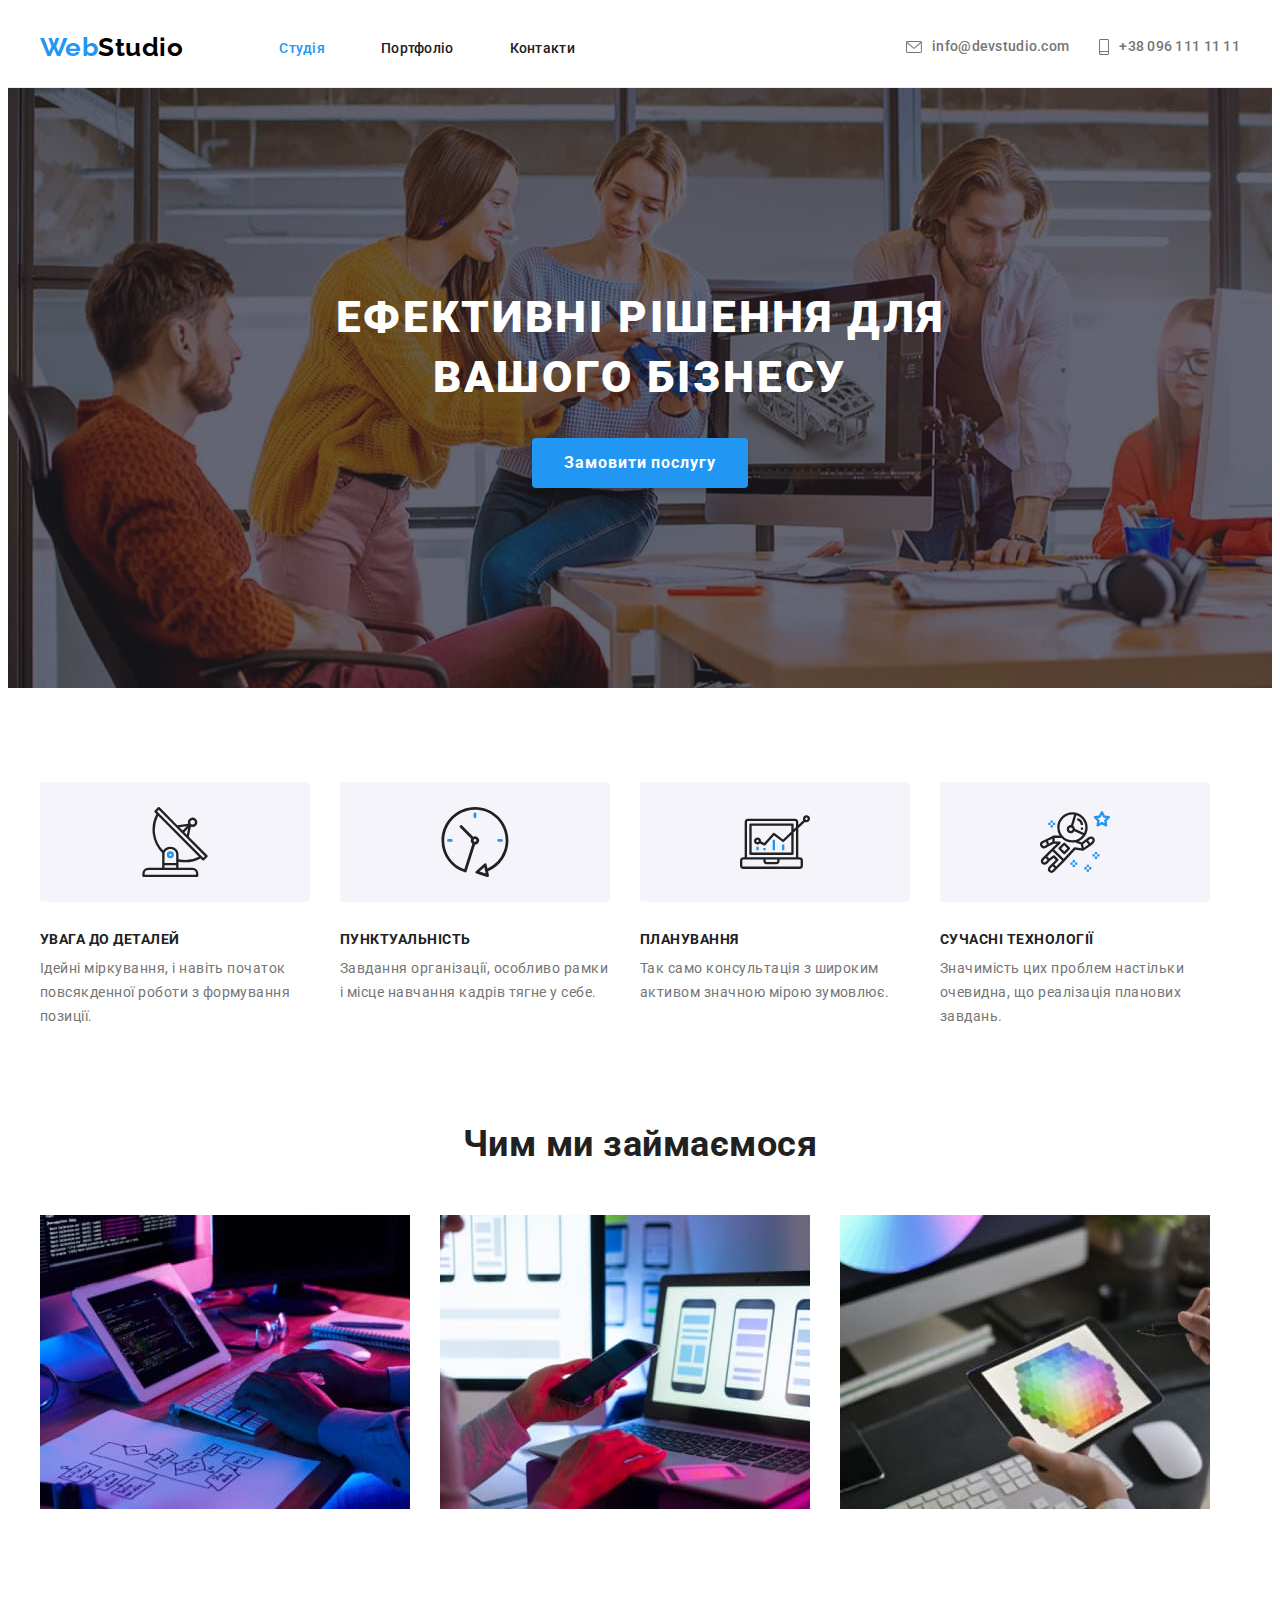
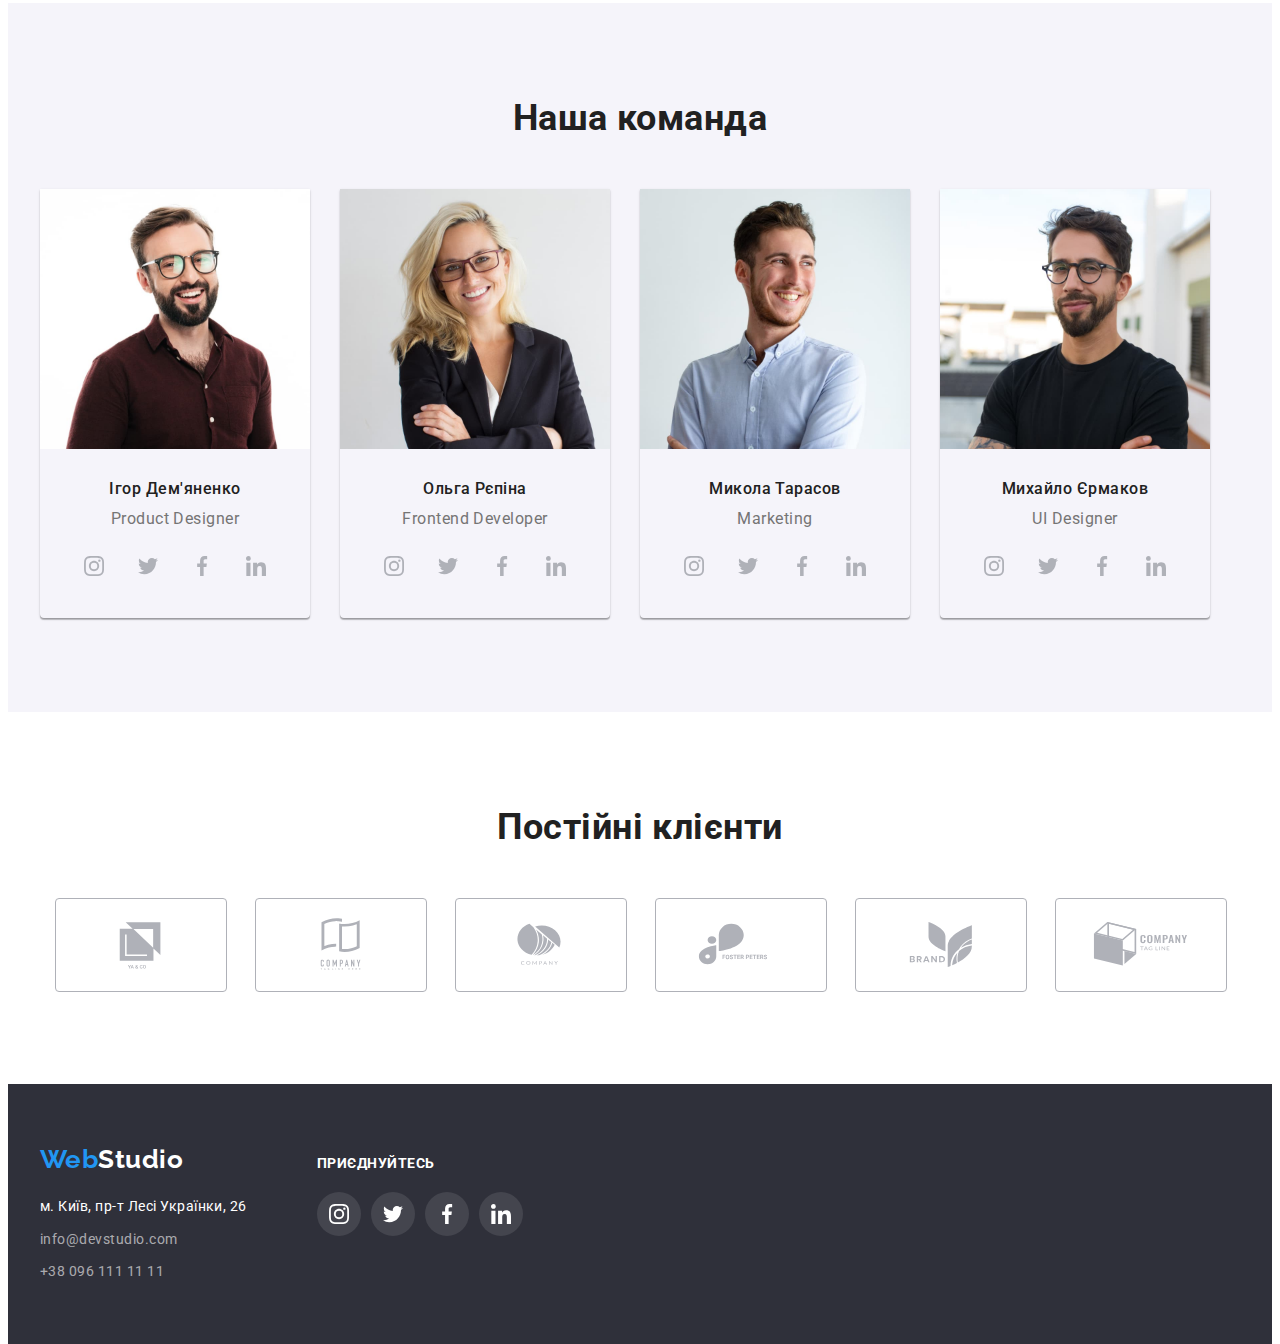
<file: index.html>
<!DOCTYPE html>
<html lang="uk">
  <head>
    <meta charset="UTF-8" />
    <meta http-equiv="X-UA-Compatible" content="IE=edge" />
    <meta name="viewport" content="width=device-width, initial-scale=1.0" />
    <title>WebStudio</title>
    <link rel="preconnect" href="https://fonts.googleapis.com" />
    <link rel="preconnect" href="https://fonts.gstatic.com" crossorigin />
    <link
      href="https://fonts.googleapis.com/css2?family=Raleway:wght@700&family=Roboto:wght@400;500;700;900&display=swap"
      rel="stylesheet"
    />
    <link
      rel="stylesheet"
      href="https://cdnjs.cloudflare.com/ajax/libs/modern-normalize/1.1.0/modern-normalize.min.css"
      integrity="sha512-wpPYUAdjBVSE4KJnH1VR1HeZfpl1ub8YT/NKx4PuQ5NmX2tKuGu6U/JRp5y+Y8XG2tV+wKQpNHVUX03MfMFn9Q=="
      crossorigin="anonymous"
      referrerpolicy="no-referrer"
    />
    <link rel="stylesheet" href="./css/style.css" />
  </head>
  <body>
    <header class="header">
      <div class="container">
        <a href="./index.html" class="logo">Web<span class="studio">Studio</span></a>
        <nav>
          <ul class="nav">
            <li><a href="./index.html" class="nav-link current">Студія</a></li>
            <li><a href="./portfolio.html" class="nav-link">Портфоліо</a></li>
            <li><a href="./contacts.html" class="nav-link">Контакти</a></li>
          </ul>
        </nav>
        <ul class="contacts">
          <li class="contacts-item">            
            <a href="mailto:info@devstudio.com"><svg width="16px" height="12px" 
               class="contacts-icon">
               <use href="./images/icons.svg#icon-envelope"></use>
            </svg>info@devstudio.com</a></li>
          <li>
            <a href="tel:+380961111111"><svg width="10px" height="16px" 
               class="contacts-icon">
               <use href="./images/icons.svg#icon-smartphone"></use>
            </svg>+38 096 111 11 11</a></li>
        </ul>
      </div>
    </header>
    <main>
      <section class="hero">
         <div class="container">
            <h1 class="hero-title">Ефективні рішення для вашого бізнесу</h1>
        <button type="button" class="hero-button">Замовити послугу</button>
      </section> 
   </div>
      <section class="section features">
<div class="container"> <!-- Прихований заголовок -->
        <h2 hidden>Наші особливості</h2>
        <ul class="features-list">
          <li>
            <div class="features-list-icon">
               <svg width="70px" height="70px">
               <use href="./images/icons.svg#icon-antenna"></use>
            </svg>
         </div>            
            <h3>УВАГА ДО ДЕТАЛЕЙ</h3>
            <p>Ідейні міркування, і навіть початок повсякденної роботи з формування позиції.</p>
          </li>
          <li>
             <div class="features-list-icon">
               <svg width="70px" height="70px">
                  <use href="./images/icons.svg#icon-clock"></use>
               </svg>
         </div>
            <h3>ПУНКТУАЛЬНІСТЬ</h3>
            <p>Завдання організації, особливо рамки і місце навчання кадрів тягне у себе.</p>
          </li>
          <li>
             <div class="features-list-icon">
               <svg width="70px" height="70px">
               <use href="./images/icons.svg#icon-diagram"></use>
            </svg>
         </div>
            <h3>ПЛАНУВАННЯ</h3>
            <p>Так само консультація з широким активом значною мірою зумовлює.</p>
          </li>
          <li>
             <div class="features-list-icon">
               <svg width="70px" height="70px">
               <use href="./images/icons.svg#icon-astronaut"></use>
            </svg>
         </div>
            <h3>СУЧАСНІ ТЕХНОЛОГІЇ</h3>
            <p>Значимість цих проблем настільки очевидна, що реалізація планових завдань.</p>
          </li>
        </ul>
      </div>        
        </section>
      <section class="activities">
         <div class="container">
         <h2 class="section-title">Чим ми займаємося</h2>
        <ul class="activities-list">
          <li><img src="images/desktop.jpg" alt="Десктопні застосунки" width="370" /></li>
          <li><img src="images/mobile.jpg" alt="Мобільні додатки" width="370" /></li>
          <li><img src="images/design.jpg" alt="Дизайнерські рішення" width="370" /></li>
        </ul>
        </div>        
      </section>
      <section class="section team">
         <div class="container">
            <h2 class="section-title">Наша команда</h2>
        <ul class="team-list">
          <li>
            <img src="images/Ihor.jpg" alt="Ігор" width="270" />
            <h3>Ігор Дем'яненко</h3>
            <p>Product Designer</p>
            <ul class="team-soc-list">
                <li class="team-soc-item">
                  <a class="team-soc-link" href="#"> 
                     <svg class="team-soc-icon" width="20px" height="20px">
               <use href="./images/icons.svg#icon-instagram"></use>
            </svg>
         </a>
                </li>
               <li class="team-soc-item">
                  <a class="team-soc-link" href="#"> 
                     <svg class="team-soc-icon" width="20px" height="20px">
               <use href="./images/icons.svg#icon-twitter"></use>
            </svg>
         </a>
                </li>
                 <li class="team-soc-item">
                  <a class="team-soc-link" href="#"> 
                     <svg class="team-soc-icon" width="20px" height="20px">
               <use href="./images/icons.svg#icon-facebook"></use>
            </svg>
         </a>
                </li>
                 <li class="team-soc-item">
                  <a class="team-soc-link" href="#"> 
                     <svg class="team-soc-icon" width="20px" height="20px">
               <use href="./images/icons.svg#icon-linkedin"></use>
            </svg>
         </a>
                </li>
            </ul>             
          <li>
            <img src="images/Olga.jpg" alt="Ольга" width="270" />
            <h3>Ольга Рєпіна</h3>
            <p>Frontend Developer</p>
            <ul class="team-soc-list">
                <li class="team-soc-item">
                  <a class="team-soc-link" href="#"> 
                     <svg class="team-soc-icon" width="20px" height="20px">
               <use href="./images/icons.svg#icon-instagram"></use>
            </svg>
         </a>
                </li>
               <li class="team-soc-item">
                  <a class="team-soc-link" href="#"> 
                     <svg class="team-soc-icon" width="20px" height="20px">
               <use href="./images/icons.svg#icon-twitter"></use>
            </svg>
         </a>
                </li>
                 <li class="team-soc-item">
                  <a class="team-soc-link" href="#"> 
                     <svg class="team-soc-icon" width="20px" height="20px">
               <use href="./images/icons.svg#icon-facebook"></use>
            </svg>
         </a>
                </li>
                 <li class="team-soc-item">
                  <a class="team-soc-link" href="#"> 
                     <svg class="team-soc-icon" width="20px" height="20px">
               <use href="./images/icons.svg#icon-linkedin"></use>
            </svg>
         </a>
                </li>
            </ul>
          </li>
          <li>
            <img src="images/Mikola.jpg" alt="Микола" width="270" />
            <h3>Микола Тарасов</h3>
            <p>Marketing</p>
            <ul class="team-soc-list">
                <li class="team-soc-item">
                  <a class="team-soc-link" href="#"> 
                     <svg class="team-soc-icon" width="20px" height="20px">
               <use href="./images/icons.svg#icon-instagram"></use>
            </svg>
         </a>
                </li>
               <li class="team-soc-item">
                  <a class="team-soc-link" href="#"> 
                     <svg class="team-soc-icon" width="20px" height="20px">
               <use href="./images/icons.svg#icon-twitter"></use>
            </svg>
         </a>
                </li>
                 <li class="team-soc-item">
                  <a class="team-soc-link" href="#"> 
                     <svg class="team-soc-icon" width="20px" height="20px">
               <use href="./images/icons.svg#icon-facebook"></use>
            </svg>
         </a>
                </li>
                 <li class="team-soc-item">
                  <a class="team-soc-link" href="#"> 
                     <svg class="team-soc-icon" width="20px" height="20px">
               <use href="./images/icons.svg#icon-linkedin"></use>
            </svg>
         </a>
                </li>
            </ul>
          </li>
          <li>
            <img src="images/Mikh.jpg" alt="Михайло" width="270" />
            <h3>Михайло Єрмаков</h3>
            <p>UI Designer</p>
            <ul class="team-soc-list">
                <li class="team-soc-item">
                  <a class="team-soc-link" href="#"> 
                     <svg class="team-soc-icon" width="20px" height="20px">
               <use href="./images/icons.svg#icon-instagram"></use>
            </svg>
         </a>
                </li>
               <li class="team-soc-item">
                  <a class="team-soc-link" href="#"> 
                     <svg class="team-soc-icon" width="20px" height="20px">
               <use href="./images/icons.svg#icon-twitter"></use>
            </svg>
         </a>
                </li>
                 <li class="team-soc-item">
                  <a class="team-soc-link" href="#"> 
                     <svg class="team-soc-icon" width="20px" height="20px">
               <use href="./images/icons.svg#icon-facebook"></use>
            </svg>
         </a>
                </li>
                 <li class="team-soc-item">
                  <a class="team-soc-link" href="#"> 
                     <svg class="team-soc-icon" width="20px" height="20px">
               <use href="./images/icons.svg#icon-linkedin"></use>
            </svg>
         </a>
                </li>
            </ul>
          </li>
         </ul>
         </div>        
      </section>
       <section class="section clients">
                 <div class="container">
                  <h2 class="section-title" >Постійні клієнти</h2>
          <ul class="clients-list">
            <li class="clients-item">
              <a class="clients-link" href="#">
                <svg class="clients-icon" width="106px" height="60px">
                  <use href="./images/icons.svg#icon-Logo-1"><use>
                </svg>
              </a>
            </li>
            <li class="clients-item">
              <a class="clients-link" href="#">
                <svg class="clients-icon" width="106px" height="60px">
                  <use href="./images/icons.svg#icon-Logo-2"><use>
                </svg>
              </a>
            </li>
            <li class="clients-item">
              <a class="clients-link" href="#">
                <svg class="clients-icon" width="106px" height="60px">
                  <use href="./images/icons.svg#icon-Logo-3"><use>
                </svg>
              </a>
            </li>
            <li class="clients-item">
              <a class="clients-link" href="#">
                <svg class="clients-icon" width="106px" height="60px">
                  <use href="./images/icons.svg#icon-Logo-4"><use>
                </svg>
              </a>
            </li>
            <li class="clients-item">
              <a class="clients-link" href="#">
                <svg class="clients-icon" width="106px" height="60px">
                  <use href="./images/icons.svg#icon-Logo-5"><use>
                </svg>
              </a>
            </li>
            <li class="clients-item">
              <a class="clients-link" href="#">
                <svg class="clients-icon" width="106px" height="60px">
                  <use href="./images/icons.svg#icon-Logo-6"><use>
                </svg>
              </a>
            </li>
          </ul>
        </div>
      </section>
    </main>
    <footer class="footer">
      <div class="container footer-flex">
         <div>
<a href="./index.html" class="logo">Web<span class="studio-footer">Studio</span></a>
      <address class="address">
        <ul>
          <li><a href="#" class="address-map">м. Київ, пр-т Лесі Українки, 26</a></li>
          <li><a href="mailto:info@devstudio.com" class="address-footer">info@devstudio.com</a></li>
          <li><a href="tel:+380961111111" class="address-footer">+38 096 111 11 11</a></li>
        </ul>
      </address>
         </div>
         <div class="footer-soc">
            <h3 class="footer-soc-title">Приєднуйтесь</h3>
             <ul class="footer-soc-list">                          
                <li class="footer-soc-item">
                  <a class="footer-soc-link" href="#"> 
                     <svg class="footer-soc-icon" width="20px" height="20px">
               <use href="./images/icons.svg#icon-instagram"></use>
            </svg>
         </a>
                </li>
               <li class="footer-soc-item">
                  <a class="footer-soc-link" href="#"> 
                     <svg class="footer-soc-icon" width="20px" height="20px">
               <use href="./images/icons.svg#icon-twitter"></use>
            </svg>
         </a>
                </li>
                 <li class="footer-soc-item">
                  <a class="footer-soc-link" href="#"> 
                     <svg class="footer-soc-icon" width="20px" height="20px">
               <use href="./images/icons.svg#icon-facebook"></use>
            </svg>
         </a>
                </li>
                 <li class="footer-soc-item">
                  <a class="footer-soc-link" href="#"> 
                     <svg class="footer-soc-icon" width="20px" height="20px">
               <use href="./images/icons.svg#icon-linkedin"></use>
            </svg>
         </a>
                </li>
            </ul>
         </div>         
      </div>      
    </footer>
  </body>
</html>
</file>
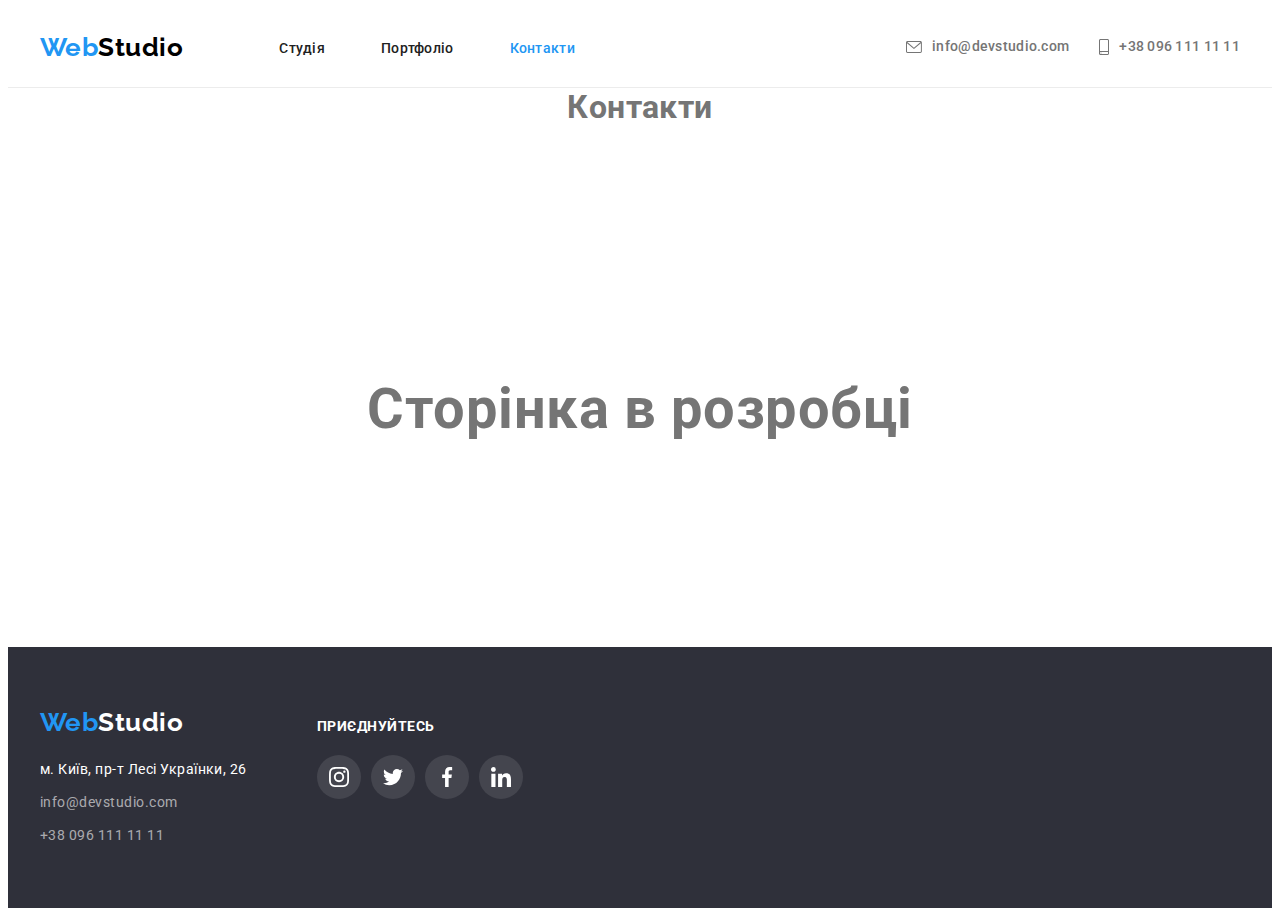
<file: contacts.html>
<!DOCTYPE html>
<html lang="uk">
  <head>
    <meta charset="UTF-8" />
    <meta http-equiv="X-UA-Compatible" content="IE=edge" />
    <meta name="viewport" content="width=device-width, initial-scale=1.0" />
    <title>WebStudio</title>
    <link rel="preconnect" href="https://fonts.googleapis.com" />
    <link rel="preconnect" href="https://fonts.gstatic.com" crossorigin />
    <link
      href="https://fonts.googleapis.com/css2?family=Raleway:wght@700&family=Roboto:wght@400;500;700;900&display=swap"
      rel="stylesheet"
    />
    <link
      rel="stylesheet"
      href="https://cdnjs.cloudflare.com/ajax/libs/modern-normalize/1.1.0/modern-normalize.min.css"
      integrity="sha512-wpPYUAdjBVSE4KJnH1VR1HeZfpl1ub8YT/NKx4PuQ5NmX2tKuGu6U/JRp5y+Y8XG2tV+wKQpNHVUX03MfMFn9Q=="
      crossorigin="anonymous"
      referrerpolicy="no-referrer"
    />
    <link rel="stylesheet" href="./css/style.css" />
  </head>
  <body>
    <div class="temp">
      <header class="header">
        <div class="container">
          <a href="./index.html" class="logo"
            >Web<span class="studio">Studio</span></a
          >
          <nav>
            <ul class="nav">
              <li>
                <a href="./index.html" class="nav-link">Студія</a>
              </li>
              <li><a href="./portfolio.html" class="nav-link">Портфоліо</a></li>
              <li>
                <a href="./contacts.html" class="nav-link current">Контакти</a>
              </li>
            </ul>
          </nav>
          <ul class="contacts">
            <li class="contacts-item">
              <a href="mailto:info@devstudio.com"
                ><svg width="16px" height="12px" class="contacts-icon">
                  <use href="./images/icons.svg#icon-envelope"></use></svg
                >info@devstudio.com</a
              >
            </li>
            <li>
              <a href="tel:+380961111111"
                ><svg width="10px" height="16px" class="contacts-icon">
                  <use href="./images/icons.svg#icon-smartphone"></use></svg
                >+38 096 111 11 11</a
              >
            </li>
          </ul>
        </div>
      </header>

      <main class="main-temp">
        <h1 class="temp-margin">Контакти</h1>
        <p class="temp-blink">Сторінка в розробці</p>
      </main>

      <footer class="footer">
        <div class="container footer-flex">
          <div>
            <a href="./index.html" class="logo"
              >Web<span class="studio-footer">Studio</span></a
            >
            <address class="address">
              <ul>
                <li>
                  <a href="#" class="address-map"
                    >м. Київ, пр-т Лесі Українки, 26</a
                  >
                </li>
                <li>
                  <a href="mailto:info@devstudio.com" class="address-footer"
                    >info@devstudio.com</a
                  >
                </li>
                <li>
                  <a href="tel:+380961111111" class="address-footer"
                    >+38 096 111 11 11</a
                  >
                </li>
              </ul>
            </address>
          </div>

          <div class="footer-soc">
            <h3 class="footer-soc-title">Приєднуйтесь</h3>
            <ul class="footer-soc-list">
              <li class="footer-soc-item">
                <a class="footer-soc-link" href="#">
                  <svg class="footer-soc-icon" width="20px" height="20px">
                    <use href="./images/icons.svg#icon-instagram"></use>
                  </svg>
                </a>
              </li>
              <li class="footer-soc-item">
                <a class="footer-soc-link" href="#">
                  <svg class="footer-soc-icon" width="20px" height="20px">
                    <use href="./images/icons.svg#icon-twitter"></use>
                  </svg>
                </a>
              </li>
              <li class="footer-soc-item">
                <a class="footer-soc-link" href="#">
                  <svg class="footer-soc-icon" width="20px" height="20px">
                    <use href="./images/icons.svg#icon-facebook"></use>
                  </svg>
                </a>
              </li>
              <li class="footer-soc-item">
                <a class="footer-soc-link" href="#">
                  <svg class="footer-soc-icon" width="20px" height="20px">
                    <use href="./images/icons.svg#icon-linkedin"></use>
                  </svg>
                </a>
              </li>
            </ul>
          </div>
        </div>
      </footer>
    </div>
  </body>
</html>
</file>
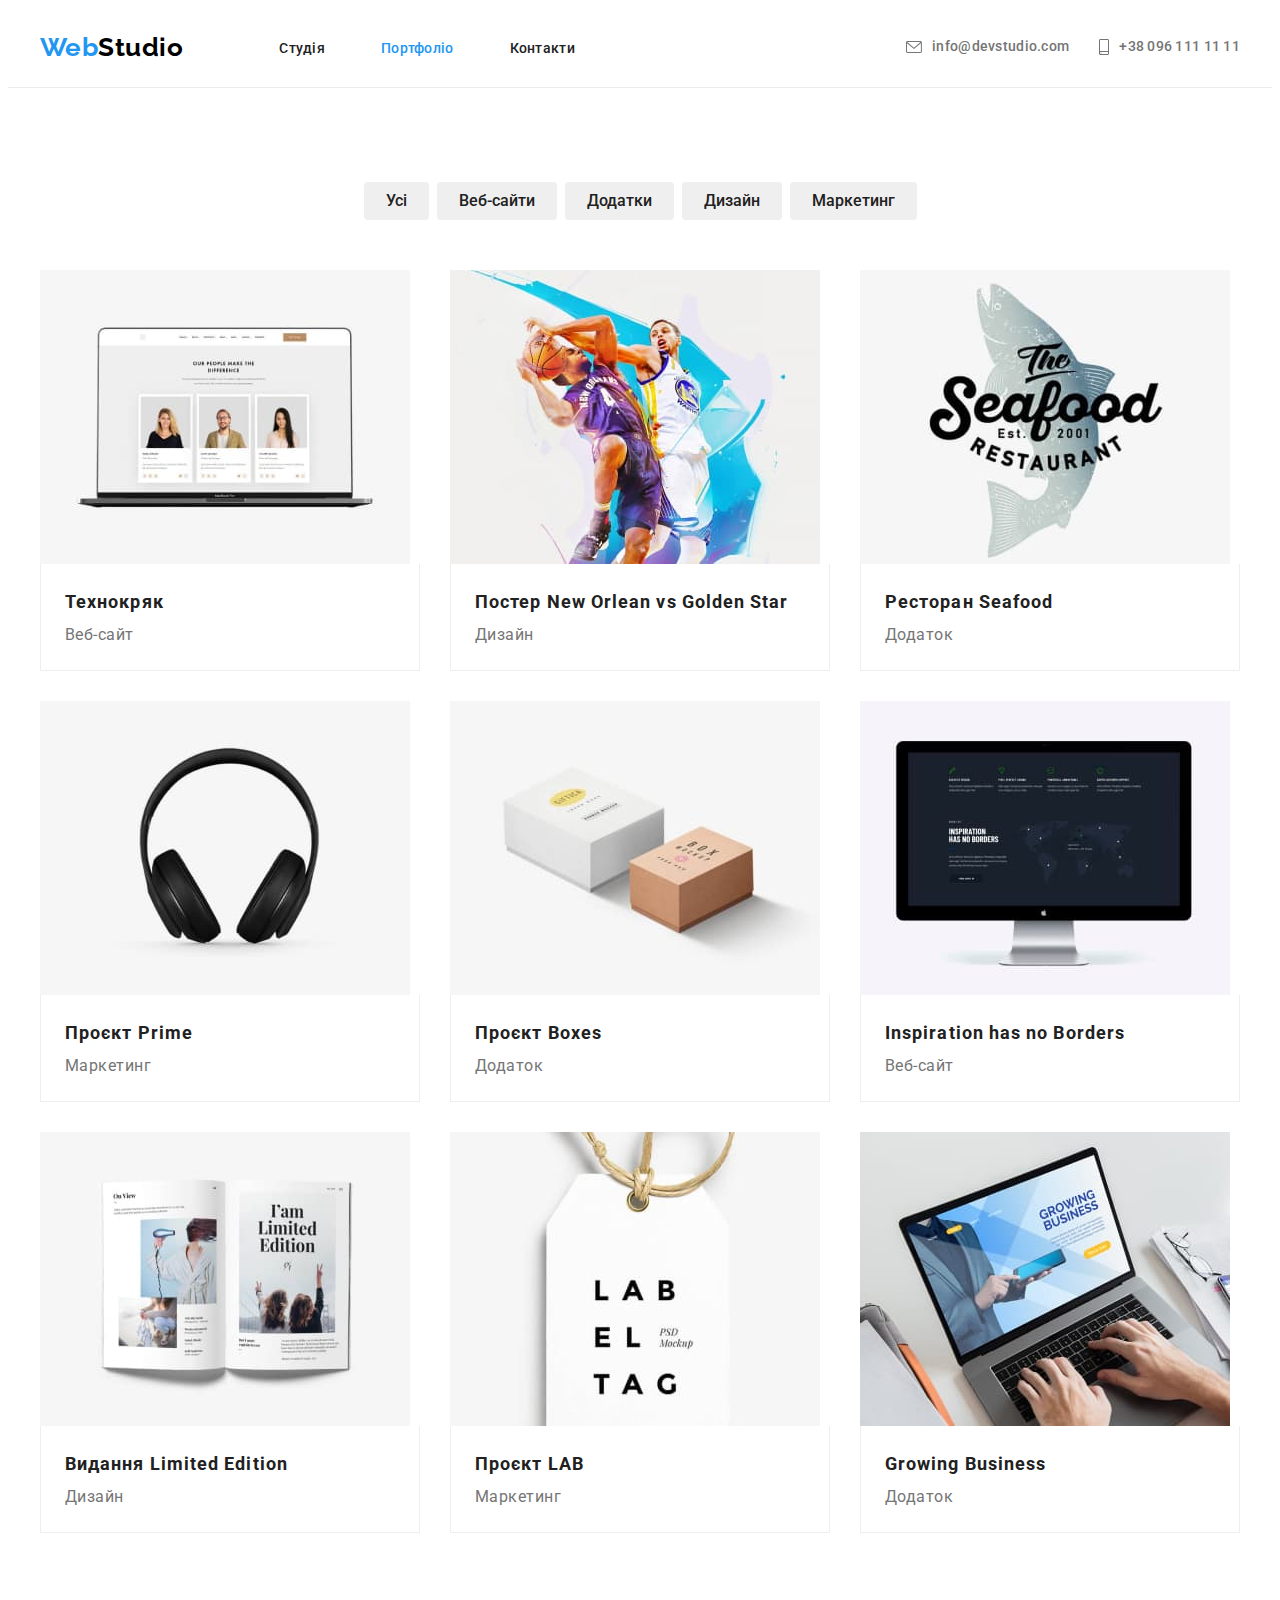
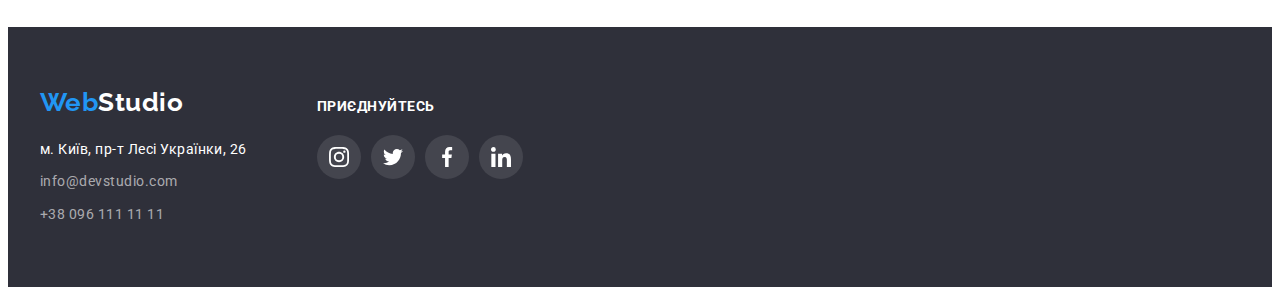
<file: portfolio.html>
<!DOCTYPE html>
<html lang="uk">
	<head>
		<meta charset="UTF-8" />
		<meta http-equiv="X-UA-Compatible" content="IE=edge" />
		<meta name="viewport" content="width=device-width, initial-scale=1.0" />
		<title>WebStudio</title>
		<link rel="preconnect" href="https://fonts.googleapis.com" />
		<link rel="preconnect" href="https://fonts.gstatic.com" crossorigin />
		<link
			href="https://fonts.googleapis.com/css2?family=Raleway:wght@700&family=Roboto:wght@400;500;700;900&display=swap"
			rel="stylesheet" />
		<link
			rel="stylesheet"
			href="https://cdnjs.cloudflare.com/ajax/libs/modern-normalize/1.1.0/modern-normalize.min.css"
			integrity="sha512-wpPYUAdjBVSE4KJnH1VR1HeZfpl1ub8YT/NKx4PuQ5NmX2tKuGu6U/JRp5y+Y8XG2tV+wKQpNHVUX03MfMFn9Q=="
			crossorigin="anonymous"
			referrerpolicy="no-referrer" />
		<link rel="stylesheet" href="./css/style.css" />
	</head>
	<body>
		<header class="header">
			<div class="container">
				<a href="./index.html" class="logo"
					>Web<span class="studio">Studio</span>
				</a>
				<nav>
					<ul class="nav">
						<li><a href="./index.html" class="nav-link">Студія</a></li>
						<li>
							<a href="./portfolio.html" class="nav-link current"
								>Портфоліо</a
							>
						</li>
						<li>
							<a href="./contacts.html" class="nav-link">Контакти</a>
						</li>
					</ul>
				</nav>
				<ul class="contacts">
					<li class="contacts-item">
						<a href="mailto:info@devstudio.com"
							><svg width="16px" height="12px" class="contacts-icon">
								<use href="./images/icons.svg#icon-envelope"></use></svg
							>info@devstudio.com</a
						>
					</li>
					<li>
						<a href="tel:+380961111111"
							><svg width="10px" height="16px" class="contacts-icon">
								<use
									href="./images/icons.svg#icon-smartphone"></use></svg
							>+38 096 111 11 11</a
						>
					</li>
				</ul>
			</div>
		</header>
		<main>
			<!-- Прихований заголовок Н1 -->
			<h1 hidden>Наші проекти</h1>
			<section class="section projects">
				<div class="container">
					<!-- Прихований заголовок Н2 -->
					<h2 hidden>Види проєктів</h2>
					<ul class="projects-filter">
						<li>
							<button type="button" class="projects-button">Усі</button>
						</li>
						<li>
							<button type="button" class="projects-button">
								Веб-сайти
							</button>
						</li>
						<li>
							<button type="button" class="projects-button">
								Додатки
							</button>
						</li>
						<li>
							<button type="button" class="projects-button">
								Дизайн
							</button>
						</li>
						<li>
							<button type="button" class="projects-button">
								Маркетинг
							</button>
						</li>
					</ul>
					<ul class="projects-list">
						<li>
							<a href="#">
								<img src="./images/technokryak.jpg" alt="Веб-сайт" />
								<div class="project-card">
									<h3>Технокряк</h3>
									<p>Веб-сайт</p>
								</div>
							</a>
						</li>
						<li>
							<a href="#">
								<img
									src="./images/poster-Nor.jpg"
									alt="Постер баскетбол" />
								<div class="project-card">
									<h3>Постер New Orlean vs Golden Star</h3>
									<p>Дизайн</p>
								</div>
							</a>
						</li>
						<li>
							<a href="#">
								<img
									src="./images/restaurant.jpg"
									alt="Лого ресторану" />
								<div class="project-card">
									<h3>Ресторан Seafood</h3>
									<p>Додаток</p>
								</div>
							</a>
						</li>
						<li>
							<a href="#">
								<img src="./images/prime.jpg" alt="Навушники" />
								<div class="project-card">
									<h3>Проєкт Prime</h3>
									<p>Маркетинг</p>
								</div>
							</a>
						</li>
						<li>
							<a href="#">
								<img src="./images/boxes.jpg" alt="Дві коробки" />
								<div class="project-card">
									<h3>Проєкт Boxes</h3>
									<p>Додаток</p>
								</div>
							</a>
						</li>
						<li>
							<a href="#">
								<img src="./images/Inspiration.jpg" alt="Монітор" />
								<div class="project-card">
									<h3>Inspiration has no Borders</h3>
									<p>Веб-сайт</p>
								</div>
							</a>
						</li>
						<li>
							<a href="#">
								<img
									src="./images/limited edition.jpg"
									alt="Відкрита книга" />
								<div class="project-card">
									<h3>Видання Limited Edition</h3>
									<p>Дизайн</p>
								</div>
							</a>
						</li>
						<li>
							<a href="#">
								<img src="./images/lab.jpg" alt="Бірка" />
								<div class="project-card">
									<h3>Проєкт LAB</h3>
									<p>Маркетинг</p>
								</div>
							</a>
						</li>
						<li>
							<a href="#">
								<img src="./images/growing.jpg" alt="Ноутбук" />
								<div class="project-card">
									<h3>Growing Business</h3>
									<p>Додаток</p>
								</div>
							</a>
						</li>
					</ul>
				</div>
			</section>
		</main>
		<footer class="footer">
			<div class="container footer-flex">
				<div>
					<a href="./index.html" class="logo"
						>Web<span class="studio-footer">Studio</span></a
					>
					<address class="address">
						<ul>
							<li>
								<a href="#" class="address-map"
									>м. Київ, пр-т Лесі Українки, 26</a
								>
							</li>
							<li>
								<a
									href="mailto:info@devstudio.com"
									class="address-footer"
									>info@devstudio.com</a
								>
							</li>
							<li>
								<a href="tel:+380961111111" class="address-footer"
									>+38 096 111 11 11</a
								>
							</li>
						</ul>
					</address>
				</div>
				<div class="footer-soc">
					<h3 class="footer-soc-title">Приєднуйтесь</h3>
					<ul class="footer-soc-list">
						<li class="footer-soc-item">
							<a class="footer-soc-link" href="#">
								<svg class="footer-soc-icon" width="20px" height="20px">
									<use href="./images/icons.svg#icon-instagram"></use>
								</svg>
							</a>
						</li>
						<li class="footer-soc-item">
							<a class="footer-soc-link" href="#">
								<svg class="footer-soc-icon" width="20px" height="20px">
									<use href="./images/icons.svg#icon-twitter"></use>
								</svg>
							</a>
						</li>
						<li class="footer-soc-item">
							<a class="footer-soc-link" href="#">
								<svg class="footer-soc-icon" width="20px" height="20px">
									<use href="./images/icons.svg#icon-facebook"></use>
								</svg>
							</a>
						</li>
						<li class="footer-soc-item">
							<a class="footer-soc-link" href="#">
								<svg class="footer-soc-icon" width="20px" height="20px">
									<use href="./images/icons.svg#icon-linkedin"></use>
								</svg>
							</a>
						</li>
					</ul>
				</div>
			</div>
		</footer>
	</body>
</html>
</file>
<file: css/style.css>
/* Колір основного тексту #757575 */
/* Другорядний колір тексту #212121 */
/* Білий #FFFFFF */
/* Акцент #2196F3 */
/* Колір фону основний #FFFFFF */
/* Колір фону другорядний #F5F5F5 */
:root {
	--primari-text-color: #757575;
	--secondary-text-color: #212121;
	--accent-color: #2196f3;
	--main-white-color: #ffffff;
	--primary-background-color: #ffffff;
	--contrast-background-color: #f5f4fa;
	--secondary-background-color: #f5f5f5;
	--hero-background-color: #2f303a;
	--footer-background-color: #2f303a;
	--icons-main-color: #afb1b8;
}

html,
body {
	background-color: var(--primary-background-color);
	color: var(--primari-text-color);
	font-family: Roboto, sans-serif;
	letter-spacing: 0.03em;
	height: 100%;
}

h1,
h2,
h3,
h4,
h5,
h6,
p {
	margin: 0;
}

ul {
	list-style: none;
	margin: 0;
	padding: 0;
}

button {
	cursor: pointer;
}

img {
	display: block;
	max-width: 100%;
	height: auto;
}

.container {
	width: 1200px;
	padding-left: 15px;
	padding-right: 15px;
	margin: 0 auto;
	/* outline: 2px solid red; */
}

.section {
	padding-top: 94px;
	padding-bottom: 94px;
}

.header {
	padding-top: 24px;
	padding-bottom: 24px;
	border-bottom: 1px solid #ececec;
}

.header .container {
	display: flex;
	align-items: center;
}

.header .nav {
	display: flex;
	gap: 50px;
}

.logo {
	color: var(--accent-color);
	font-family: Raleway, sans-serif;
	font-weight: 700;
	font-size: 26px;
	line-height: 1.19;
	text-decoration: none;
}

.studio {
	color: #000000;
	font-family: Raleway, sans-serif;
	font-weight: 700;
	font-size: 26px;
	line-height: 1.19;
	text-decoration: none;
}
/* ________________________________________________________________________ */

/* }\Навігація */

.nav {
	margin-left: 93px;
}

.nav a {
	text-decoration: none;
}

.nav-link {
	color: var(--secondary-text-color);
	font-weight: 500;
	font-size: 14px;
	line-height: 1.14;
	letter-spacing: 0.02em;

	padding: 3px;
}

.current {
	color: var(--accent-color);
}

.contacts a {
	color: var(--primari-text-color);
	font-weight: 500;
	font-size: 14px;
	line-height: 1.14;
	letter-spacing: 0.02em;
	text-decoration: none;
	display: flex;
	justify-content: center;
	align-items: center;
}

.contacts a:hover,
.contacts a:focus {
	color: var(--accent-color);
}

.contacts-icon {
	margin-right: 10px;
	fill: currentColor;
}

.contacts-icon:hover,
.contacts-icon:focus {
	fill: var(--accent-color);
}

.header .contacts {
	display: flex;
	margin-left: auto;
}

.contacts-item {
	margin-right: 30px;
}

/* ________________________________________________________________________ */

/* Херой */

.hero {
	padding-top: 200px;
	padding-bottom: 200px;
	background-image: linear-gradient(
			rgba(47, 48, 58, 0.4),
			rgba(47, 48, 58, 0.4)
		),
		url(../images/hero-img.jpg);
	background-repeat: no-repeat;
	background-size: cover;
}

.hero-title {
	color: var(--main-white-color);
	font-weight: 900;
	font-size: 44px;
	line-height: 1.36;
	text-align: center;
	letter-spacing: 0.06em;
	text-transform: uppercase;
	padding-left: 237px;
	padding-right: 237px;
	margin-bottom: 30px;
}

.hero-button {
	color: var(--main-white-color);
	background-color: var(--accent-color);
	font-family: inherit;
	font-weight: 700;
	font-size: 16px;
	line-height: 1.87;
	/* display: flex; */
	align-items: center;
	text-align: center;
	letter-spacing: 0.06em;
	cursor: pointer;
	border: 0;
	margin: 0 auto;
	display: block;
	padding: 10px 32px;
	box-shadow: 0px 4px 4px rgba(0, 0, 0, 0.15);
	border-radius: 4px;
}

/* ________________________________________________________________________ */

/* Фічі */

.features-list {
	display: flex;
	gap: 30px;
}

.features-list-icon {
	display: flex;
	width: 270px;
	height: 120px;
	margin-bottom: 30px;
	justify-content: center;
	align-items: center;
	background-color: var(--contrast-background-color);
	border-radius: 4px;
}

.features-list h3 {
	color: var(--secondary-text-color);
	font-size: 14px;
	line-height: 1.14;
	text-transform: uppercase;
	margin-bottom: 10px;
	gap: 30px;
}

.features-list li {
	width: 270px;
}

.features-list p {
	font-size: 14px;
	line-height: 1.71;
}

/* ________________________________________________________________________ */

/* Чим ми займаємось */

.activities {
	/* background-color: var(--secondary-background-color); */

	padding-bottom: 94px;
}

.section-title {
	color: var(--secondary-text-color);
	font-size: 36px;
	line-height: 1.17;
	text-align: center;

	margin-bottom: 50px;
}

.activities-list {
	display: flex;
	flex-basis: calc((100% - 60px) / 3);
	flex-wrap: wrap;
	gap: 30px;
}

/* Команда */

.team {
	background-color: var(--contrast-background-color);
}

.team-list img {
	margin-bottom: 30px;
}

.team-list {
	display: flex;
	flex-basis: calc((100% - 90px) / 4);
	flex-wrap: wrap;
	gap: 30px;
}

.team-list > li {
	box-shadow: 0px 1px 3px rgba(0, 0, 0, 0.12), 0px 1px 1px rgba(0, 0, 0, 0.14),
		0px 2px 1px rgba(0, 0, 0, 0.2);
	border-radius: 0px 0px 4px 4px;
}

.team h3 {
	color: var(--secondary-text-color);
	font-weight: 500;
	font-size: 16px;
	line-height: 1.19;
	text-align: center;
	margin-bottom: 10px;
}

.team p {
	font-size: 16px;
	line-height: 1.19;
	text-align: center;
	margin-bottom: 16px;
}

.team-soc-list {
	display: flex;
	gap: 10px;
	justify-content: center;
	margin-bottom: 30px;
}

.team-soc-link {
	width: 100%;
	height: 100%;
	display: flex;
	border-radius: 50%;
	justify-content: center;
	align-items: center;
}

.team-soc-link:hover,
.team-soc-link:focus {
	background-color: var(--accent-color);
	cursor: pointer;
}

.team-soc-link:hover .team-soc-icon {
	fill: var(--main-white-color);
}

.team-soc-link:focus .team-soc-icon {
	fill: var(--main-white-color);
}

.team-soc-item {
	width: 44px;
	height: 44px;
}

.team-soc-icon {
	fill: var(--icons-main-color);
}

/* ________________________________________________________________________ */

/* Клієнти */

.clients-list {
	display: flex;
	justify-content: center;
	align-items: center;
	gap: 30px;
}

.clients-item {
	width: 170px;
	height: 92px;
}

.clients-link {
	display: flex;
	width: 100%;
	height: 100%;
	justify-content: center;
	align-items: center;
	border: 1px solid var(--icons-main-color);
	border-radius: 4px;
	display: flex;
}

.clients-link:hover,
.clients-link:focus {
	border-color: var(--accent-color);
	cursor: pointer;
}

.clients-icon {
	fill: var(--icons-main-color);
}

.clients-link:hover .clients-icon {
	fill: var(--accent-color);
}

.clients-link:focus .clients-icon {
	fill: var(--accent-color);
}

/* ________________________________________________________________________ */

/* Футер */

.footer {
	background-color: var(--footer-background-color);
	padding-top: 60px;
	padding-bottom: 60px;
}

.address {
	margin-top: 20px;
}

.address li {
	margin-bottom: 9px;
}

.address li:last-child {
	margin-bottom: 0;
}

.studio-footer {
	color: var(--main-white-color);
	text-decoration: none;
}

.address-map {
	color: var(--main-white-color);
	font-size: 14px;
	line-height: 1.71;
	text-decoration: none;
	font-style: normal;
}

.address-footer {
	color: rgba(255, 255, 255, 0.6);
	font-size: 14px;
	line-height: 1.71;
	text-decoration: none;
	font-style: normal;
}

.address-footer:hover,
.address-footer:focus {
	color: var(--accent-color);
}

.footer-flex {
	display: flex;
	align-items: baseline;
}

.footer-soc {
	margin-left: 70px;
	align-items: baseline;
}

.footer-soc-title {
	color: var(--main-white-color);
	font-size: 14px;
	line-height: 1.14;
	text-transform: uppercase;
	margin-bottom: 20px;
}

.footer-soc-list {
	display: flex;
	justify-content: center;
	align-items: center;
	gap: 10px;
}

.footer-soc-item {
	display: flex;
	width: 44px;
	height: 44px;
}

.footer-soc-link {
	display: flex;
	justify-content: center;
	align-items: center;
	width: 100%;
	height: 100%;
	border-radius: 50%;
	background: rgba(255, 255, 255, 0.1);
}

.footer-soc-icon {
	display: flex;
	fill: var(--main-white-color);
}

.footer-soc-link:hover,
.footer-soc-link:focus {
	background-color: var(--accent-color);
}

/* ________________________________________________________________________ */

/* Портфоліо */

/* Проекти */

.projects-filter {
	display: flex;
	justify-content: center;
	gap: 8px;
}

.projects-button {
	color: var(--secondary-text-color);
	font-weight: 500;
	font-size: 16px;
	line-height: 1.62;
	text-align: center;
	font-family: inherit;
	border: 0;
	cursor: pointer;

	border-radius: 4px;
	padding: 6px 22px;
}

.projects-filter {
	text-align: center;

	margin-bottom: 50px;
}

.projects-button:hover,
.projects-button:focus {
	background-color: var(--accent-color);
	color: var(--main-white-color);
	box-shadow: 0px 3px 1px rgba(0, 0, 0, 0.1), 0px 1px 2px rgba(0, 0, 0, 0.08),
		0px 2px 2px rgba(0, 0, 0, 0.12);
}

.projects-list {
	display: flex;
	gap: 30px;
	flex-wrap: wrap;
}

.projects-list > li {
	width: calc((100% - 60px) / 3);
}

.projects-list a {
	text-decoration: none;
	display: block;
}

.projects-list a:hover,
.projects-list a:focus {
	box-shadow: 0px 1px 1px rgba(0, 0, 0, 0.12), 0px 4px 4px rgba(0, 0, 0, 0.06),
		1px 4px 6px rgba(0, 0, 0, 0.16);
}

.projects-list h3 {
	color: var(--secondary-text-color);
	font-size: 18px;
	line-height: 2;
	letter-spacing: 0.06em;
}

.projects-list p {
	color: var(--primari-text-color);
	font-size: 16px;
	line-height: 1.87;
}

.project-card {
	border-left: 1px solid #eeeeee;
	border-right: 1px solid #eeeeee;
	border-bottom: 1px solid #eeeeee;
	padding: 20px 24px;
}

.temp {
	display: flex;
	flex-direction: column;
	/* flex-grow: 1; */
	min-height: 100%;
}

.main-temp {
	flex-direction: column;
	display: flex;
	flex: 1 1 auto;
	justify-content: flex-start;
	align-items: center;
}

.temp-margin {
	margin-bottom: 250px;
}

.temp-blink {
	font-weight: 700;
	font-size: 56px;
	-webkit-animation: blink1 3s linear infinite;
	animation: blink1 3s linear infinite;
}
@-webkit-keyframes blink1 {
	0% {
		color: rgba(34, 34, 34, 1);
	}
	50% {
		color: rgba(34, 34, 34, 0);
	}
	100% {
		color: rgba(34, 34, 34, 1);
	}
}
@keyframes blink1 {
	0% {
		color: rgba(34, 34, 34, 1);
	}
	50% {
		color: rgba(34, 34, 34, 0);
	}
	100% {
		color: rgba(34, 34, 34, 1);
	}
}
</file>
